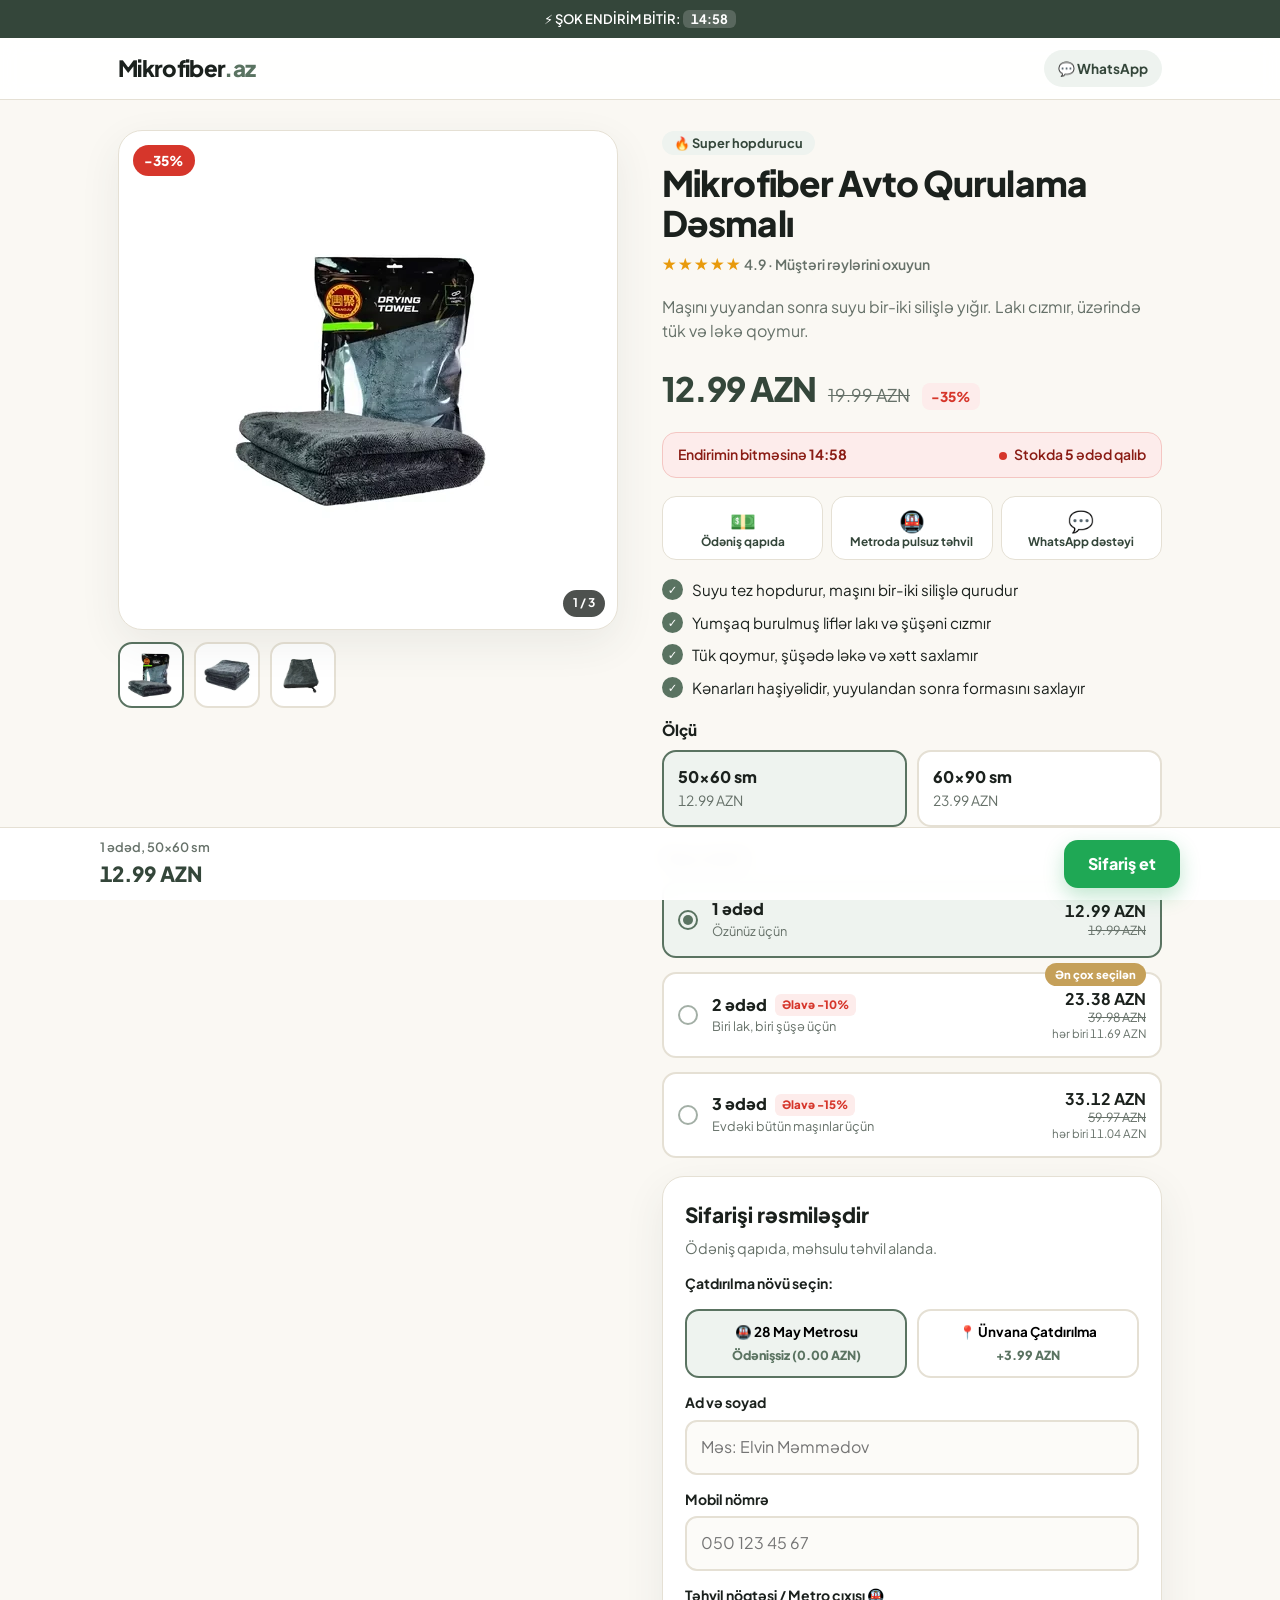
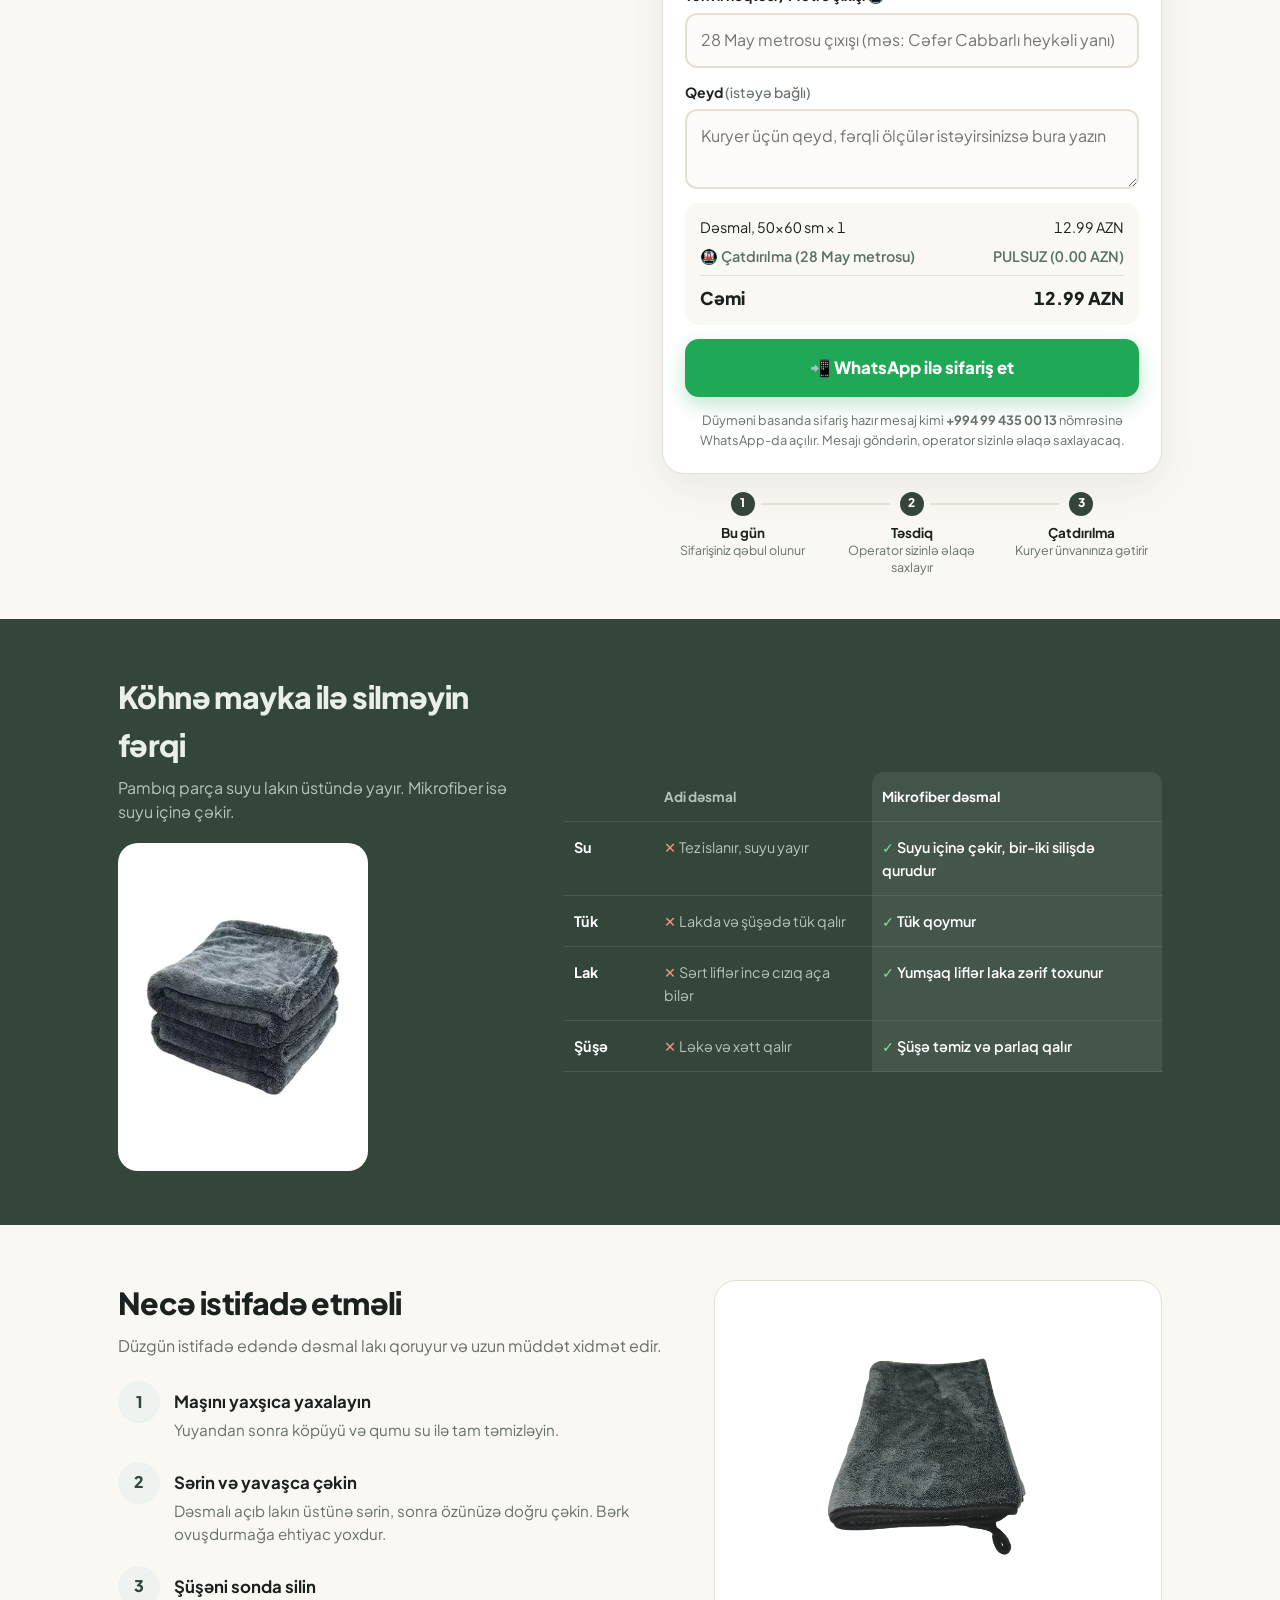
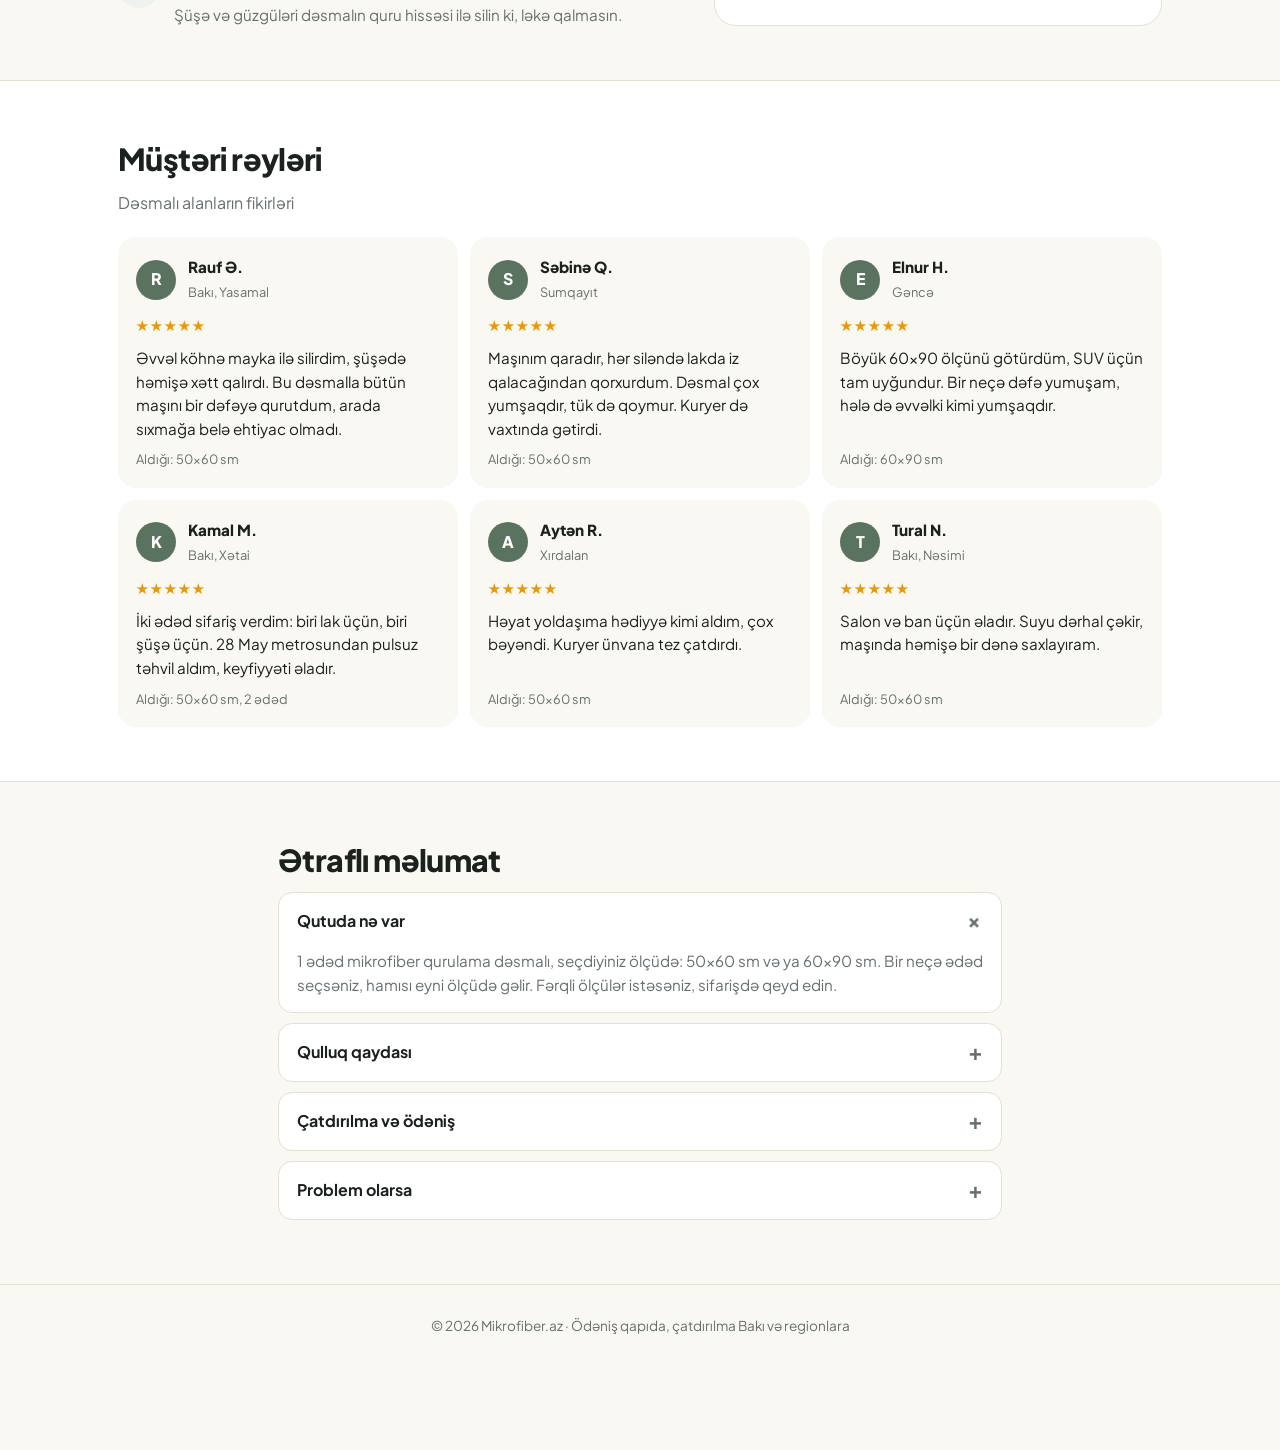
<file: seed/original.html>
<!DOCTYPE html>
<html lang="az">
<head>
<meta charset="UTF-8">
<meta name="viewport" content="width=device-width, initial-scale=1, viewport-fit=cover">
<title>Mikrofiber Avto Qurulama Dəsmalı | Mikrofiber.az</title>
<meta name="description" content="Super hopdurucu mikrofiber avto qurulama dəsmalı. Lakı cızmır, tük qoymur. Ödəniş qapıda, 28 May metrosunda pulsuz təhvil.">
<meta name="theme-color" content="#3e5243">
<link rel="preconnect" href="https://fonts.googleapis.com"><link rel="preconnect" href="https://fonts.gstatic.com" crossorigin>
<link href="https://fonts.googleapis.com/css2?family=Plus+Jakarta+Sans:wght@400;500;600;700;800&display=swap" rel="stylesheet">
<style>
:root{--cream:#faf8f3;--card:#fff;--sage:#5a7361;--sage-d:#34463a;--tint:#eef3ef;--gold:#c5a059;--ink:#1b211d;--muted:#667169;--line:#e5e0d4;--sale:#d6362b;--sale-t:#fdeceb;--wa:#1fa855;--r:16px}
*{box-sizing:border-box;margin:0;padding:0;-webkit-tap-highlight-color:transparent}
html{scroll-behavior:smooth;-webkit-text-size-adjust:100%}
body{font-family:'Plus Jakarta Sans',system-ui,-apple-system,'Segoe UI',Roboto,sans-serif;background:var(--cream);color:var(--ink);line-height:1.55;padding-bottom:calc(84px + env(safe-area-inset-bottom));overflow-x:hidden}
img{max-width:100%;display:block}a{color:var(--sage-d)}
.wrap{max-width:1080px;margin:0 auto;padding:0 18px}
:focus-visible{outline:3px solid var(--gold);outline-offset:2px}
.promo{background:var(--sage-d);color:#fff;text-align:center;font-size:.8125rem;font-weight:600;min-height:38px;display:flex;align-items:center;justify-content:center;padding:6px 12px}
#promoText{transition:opacity .35s,transform .35s}#promoText.out{opacity:0;transform:translateY(-6px)}
.promo b{background:rgba(255,255,255,.18);padding:1px 8px;border-radius:6px;font-variant-numeric:tabular-nums}
header{background:rgba(255,255,255,.92);backdrop-filter:blur(10px);border-bottom:1px solid var(--line);position:sticky;top:0;z-index:40}
.hd{display:flex;justify-content:space-between;align-items:center;padding:12px 18px}
.logo{font-weight:800;font-size:1.4rem;letter-spacing:-.03em;text-decoration:none;color:var(--ink)}.logo span{color:var(--sage)}
.call{font-size:.85rem;font-weight:700;text-decoration:none;color:var(--sage-d);background:var(--tint);padding:8px 14px;border-radius:99px}
.hero{display:grid;gap:22px;padding:22px 0 8px}
.gal{position:relative}
.g-frame{position:relative;background:#fff;border:1px solid var(--line);border-radius:24px;overflow:hidden;box-shadow:0 14px 40px rgba(52,70,58,.08)}
.g-track{display:flex;overflow-x:auto;scroll-snap-type:x mandatory;scrollbar-width:none;aspect-ratio:1/1}.g-track::-webkit-scrollbar{display:none}
.g-slide{flex:0 0 100%;scroll-snap-align:center;display:flex;align-items:center;justify-content:center;padding:22px}
.g-slide img{max-height:100%;width:auto;max-width:100%;object-fit:contain}
.g-badge{position:absolute;top:14px;left:14px;z-index:2;background:var(--sale);color:#fff;font-weight:800;font-size:.85rem;padding:5px 11px;border-radius:99px}
.g-count{position:absolute;bottom:12px;right:12px;background:rgba(27,33,29,.78);color:#fff;font-size:.75rem;font-weight:700;padding:4px 10px;border-radius:99px}
.g-thumbs{display:flex;gap:10px;margin-top:12px}
.g-thumbs button{width:66px;height:66px;padding:5px;background:#fff;border:2px solid var(--line);border-radius:14px;cursor:pointer}
.g-thumbs button.on{border-color:var(--sage)}.g-thumbs img{width:100%;height:100%;object-fit:contain}
.buy{display:flex;flex-direction:column;gap:18px;min-width:0}
.pill{align-self:flex-start;background:var(--tint);color:var(--sage-d);font-size:.8rem;font-weight:700;padding:4px 12px;border-radius:99px}
h1{font-size:clamp(1.55rem,5vw,2.2rem);line-height:1.15;letter-spacing:-.025em;font-weight:800;margin:8px 0}
.rate{font-size:.875rem;font-weight:600;color:var(--muted);text-decoration:none}.rate i{color:#e89a0c;font-style:normal;letter-spacing:1px;font-size:1rem}
.lead{color:var(--muted)}
.price{display:flex;align-items:baseline;gap:12px;flex-wrap:wrap}
.price b{font-size:2.1rem;font-weight:800;letter-spacing:-.03em;color:var(--sage-d)}.price s{color:var(--muted);font-size:1.1rem}
.price em{font-style:normal;background:var(--sale-t);color:var(--sale);font-weight:800;font-size:.85rem;padding:3px 9px;border-radius:8px}
.urg{display:flex;justify-content:space-between;gap:6px 14px;flex-wrap:wrap;background:var(--sale-t);border:1px solid #f4c6c2;color:#8a1c14;border-radius:14px;padding:11px 15px;font-size:.875rem;font-weight:600}
.urg .dot{display:inline-block;width:8px;height:8px;border-radius:50%;background:var(--sale);margin-right:7px;animation:pl 1.5s infinite}
@keyframes pl{50%{opacity:.35}}
.trust{display:grid;grid-template-columns:repeat(3,1fr);gap:8px}
.trust div{background:#fff;border:1px solid var(--line);border-radius:14px;padding:10px 6px;text-align:center;font-size:.74rem;font-weight:700;line-height:1.3;color:var(--sage-d)}.trust span{display:block;font-size:1.3rem}
.ben{list-style:none;display:grid;gap:9px}
.ben li{position:relative;padding-left:30px;font-size:.95rem}
.ben li:before{content:"✓";position:absolute;left:0;top:1px;width:21px;height:21px;border-radius:50%;background:var(--sage);color:#fff;font-size:.72rem;font-weight:800;display:grid;place-items:center}
fieldset{border:0;min-width:0}legend{font-weight:800;font-size:.95rem;margin-bottom:9px}
.rin{position:absolute;opacity:0;width:1px;height:1px}
.sizes{display:grid;grid-template-columns:1fr 1fr;gap:10px}
.sz{display:flex;flex-direction:column;padding:13px 14px;background:#fff;border:2px solid var(--line);border-radius:14px;cursor:pointer;transition:.15s}
.sz.on{border-color:var(--sage);background:var(--tint)}.sz b{font-weight:800}.sz span{font-size:.875rem;color:var(--muted);font-variant-numeric:tabular-nums}
.bund{display:grid;gap:14px;padding-top:4px}
.bd{position:relative;display:grid;grid-template-columns:22px 1fr auto;gap:12px;align-items:center;padding:14px;background:#fff;border:2px solid var(--line);border-radius:14px;cursor:pointer;transition:.15s}
.bd.on{border-color:var(--sage);background:var(--tint)}
.rad{width:20px;height:20px;border-radius:50%;border:2px solid #a3afa6;display:grid;place-items:center}.bd.on .rad{border-color:var(--sage)}.bd.on .rad:after{content:"";width:10px;height:10px;border-radius:50%;background:var(--sage)}
.bt{font-weight:800;display:flex;gap:8px;flex-wrap:wrap;align-items:center}.chip{font-size:.72rem;color:var(--sale);background:var(--sale-t);padding:2px 7px;border-radius:6px}.bn{display:block;font-size:.8rem;color:var(--muted)}
.bp{text-align:right;display:flex;flex-direction:column;align-items:flex-end;line-height:1.35;font-variant-numeric:tabular-nums}.bp s{font-size:.78rem;color:var(--muted)}.bp small{font-size:.72rem;color:var(--muted)}
.tag{position:absolute;top:-11px;right:14px;background:var(--gold);color:#fff;font-size:.7rem;font-weight:800;padding:3px 10px;border-radius:99px}
.order{background:#fff;border:1px solid var(--line);border-radius:22px;padding:22px;display:grid;gap:14px;scroll-margin-top:84px;box-shadow:0 14px 40px rgba(52,70,58,.08)}
.order h2{font-size:1.3rem;font-weight:800}.osub{color:var(--muted);font-size:.9rem;margin-top:-8px}
.dl{display:grid;grid-template-columns:1fr 1fr;gap:10px}
.del{font:inherit;border:2px solid var(--line);background:#fff;border-radius:14px;padding:11px 8px;cursor:pointer;display:flex;flex-direction:column;gap:3px;align-items:center;text-align:center;transition:.15s}
.del.on{border-color:var(--sage);background:var(--tint)}.del b{font-size:.84rem}.del span{font-size:.78rem;font-weight:800;color:var(--sage)}
.fld{display:grid;gap:6px}.fld label{font-size:.875rem;font-weight:700}.fld label span{font-weight:500;color:var(--muted)}
.fld input,.fld textarea{width:100%;font:inherit;font-size:16px;padding:13px 14px;border:2px solid var(--line);border-radius:12px;background:#fcfbf8;color:var(--ink)}
.fld input:focus,.fld textarea:focus{outline:none;border-color:var(--sage);background:#fff;box-shadow:0 0 0 4px rgba(90,115,97,.15)}
.fld.bad input{border-color:var(--sale);background:#fff7f6}.err{display:none;color:var(--sale);font-size:.8rem;font-weight:600}.fld.bad .err{display:block}
.sum{background:var(--cream);border-radius:14px;padding:13px 15px;display:grid;gap:7px;font-size:.9rem;font-variant-numeric:tabular-nums}
.sr{display:flex;justify-content:space-between;gap:12px}.sr.d{color:var(--sage);font-weight:600}.sr.t{border-top:1px solid var(--line);padding-top:9px;font-weight:800;font-size:1.1rem}
.ferr{background:var(--sale-t);color:#8a1c14;border-radius:12px;padding:10px 13px;font-size:.875rem;font-weight:600}
.go{display:inline-flex;justify-content:center;align-items:center;gap:9px;background:var(--wa);color:#fff;border:0;border-radius:14px;font:inherit;font-weight:800;font-size:1.05rem;padding:16px 20px;cursor:pointer;text-decoration:none;box-shadow:0 8px 20px rgba(31,168,85,.28);transition:.15s}
.go:hover{filter:brightness(.95);transform:translateY(-1px)}.shake{animation:sh .4s}@keyframes sh{20%,60%{transform:translateX(-6px)}40%,80%{transform:translateX(6px)}}.ferr small{display:block;font-weight:500;margin-top:3px}.go:disabled{opacity:.7;cursor:wait}
.hint{font-size:.8rem;color:var(--muted);text-align:center}.done{background:var(--tint);color:var(--sage-d);border-radius:12px;padding:10px 13px;font-size:.875rem;font-weight:600}
[hidden]{display:none!important}
.tl{list-style:none;display:grid;grid-template-columns:repeat(3,1fr);gap:8px;counter-reset:t}
.tl li{counter-increment:t;position:relative;text-align:center;font-size:.78rem;color:var(--muted);padding-top:32px;line-height:1.35}
.tl li:before{content:counter(t);position:absolute;top:0;left:50%;transform:translateX(-50%);width:24px;height:24px;border-radius:50%;background:var(--sage-d);color:#fff;font-size:.75rem;font-weight:800;display:grid;place-items:center;z-index:1}
.tl li:not(:last-child):after{content:"";position:absolute;top:11px;left:calc(50% + 18px);right:calc(-50% + 14px);height:2px;background:var(--line)}.tl b{display:block;color:var(--ink);font-size:.84rem}
.sec{padding:54px 0}.sec h2{font-size:clamp(1.4rem,4vw,1.9rem);font-weight:800;letter-spacing:-.02em;margin-bottom:8px}.sub{color:var(--muted);max-width:56ch}
.cmp{background:var(--sage-d);color:#e9efe9;margin-top:36px}.cmp .sub{color:#b5c4b8}
.cg{display:grid;gap:26px}.cph{background:#fff;border-radius:20px;padding:14px;max-width:190px;margin-top:18px}
.tw{overflow-x:auto}table{width:100%;border-collapse:separate;border-spacing:0;font-size:.9rem;min-width:480px}
th,td{padding:14px 10px;text-align:left;vertical-align:top;border-bottom:1px solid rgba(255,255,255,.1)}thead th{color:#b5c4b8;font-size:.85rem}
tbody th{color:#fff;width:15%}td.us{background:rgba(255,255,255,.08);color:#fff;font-weight:600}td.us:before{content:"✓  ";color:#7be3a1;font-weight:800}td.th{color:#b5c4b8}td.th:before{content:"✕  ";color:#f4958b;font-weight:800}
thead th.us{background:rgba(255,255,255,.08);border-radius:12px 12px 0 0;color:#fff}
.hg{display:grid;gap:26px}.steps{list-style:none;margin-top:22px;display:grid;gap:20px;counter-reset:s}
.steps li{counter-increment:s;display:grid;grid-template-columns:42px 1fr;gap:14px}.steps li:before{content:counter(s);width:42px;height:42px;border-radius:50%;background:var(--tint);color:var(--sage-d);font-weight:800;display:grid;place-items:center}
.steps h3{font-size:1.05rem;margin:8px 0 3px}.steps p{color:var(--muted);font-size:.95rem}
.hph{background:#fff;border:1px solid var(--line);border-radius:22px;padding:22px;display:grid;place-items:center}.hph img{max-height:300px;width:auto}
.rvs{background:#fff;border-block:1px solid var(--line)}
.rvg{display:grid;grid-auto-flow:column;grid-auto-columns:84%;gap:12px;overflow-x:auto;scroll-snap-type:x mandatory;margin:22px -18px 0;padding:0 18px 8px;scroll-padding:0 18px}.rvg>*{scroll-snap-align:start}
.rv{background:var(--cream);border-radius:18px;padding:18px;display:flex;flex-direction:column;gap:10px}
.rt{display:flex;gap:12px;align-items:center}.av{width:40px;height:40px;border-radius:50%;background:var(--sage);color:#fff;font-weight:800;display:grid;place-items:center;flex-shrink:0}
.rn{font-weight:800;font-size:.95rem;display:block}.rc{font-size:.8rem;color:var(--muted)}.st{color:#e89a0c;font-size:.9rem;letter-spacing:1px}.rv p{font-size:.95rem}.rm{font-size:.8rem;color:var(--muted);margin-top:auto}
.faq{max-width:760px}.faq details{background:#fff;border:1px solid var(--line);border-radius:14px;margin-bottom:10px}
.faq summary{list-style:none;cursor:pointer;padding:16px 18px;font-weight:700;display:flex;justify-content:space-between;gap:12px}.faq summary::-webkit-details-marker{display:none}
.faq summary:after{content:"+";font-size:1.4rem;line-height:1;color:var(--muted);transition:.2s}.faq details[open] summary:after{transform:rotate(45deg)}.faq p{padding:0 18px 16px;color:var(--muted);font-size:.95rem}
footer{padding:30px 18px;text-align:center;font-size:.85rem;color:var(--muted);border-top:1px solid var(--line)}
.sticky{position:fixed;left:0;right:0;bottom:0;z-index:50;background:rgba(255,255,255,.96);backdrop-filter:blur(10px);border-top:1px solid var(--line);padding:10px 16px calc(10px + env(safe-area-inset-bottom));transition:transform .25s}
.sticky.hide{transform:translateY(110%)}.si{max-width:1080px;margin:0 auto;display:flex;justify-content:space-between;align-items:center;gap:12px}
.sd{display:block;font-size:.8rem;color:var(--muted);font-weight:600}.stt{display:block;font-size:1.3rem;font-weight:800;color:var(--sage-d);font-variant-numeric:tabular-nums}.sm{padding:12px 24px;font-size:1rem}
.toast{position:fixed;left:14px;bottom:calc(92px + env(safe-area-inset-bottom));max-width:calc(100% - 28px);background:rgba(27,33,29,.94);color:#fff;padding:10px 14px;border-radius:14px;font-size:.82rem;display:flex;gap:10px;opacity:0;transform:translateY(16px);transition:.35s;z-index:45;pointer-events:none}.toast.show{opacity:1;transform:none}
@media(min-width:600px){.rvg{grid-auto-flow:row;grid-auto-columns:auto;grid-template-columns:repeat(2,1fr);overflow:visible;margin:22px 0 0;padding:0}}
@media(min-width:900px){.hero{grid-template-columns:1fr 1fr;gap:44px;align-items:start;padding-top:30px}.gal{position:sticky;top:84px}.cg{grid-template-columns:.8fr 1.2fr;align-items:center;gap:48px}.hg{grid-template-columns:1.1fr .9fr;align-items:center;gap:48px}.rvg{grid-template-columns:repeat(3,1fr)}.cph{max-width:250px}}
@media(max-width:600px){.wrap{padding:0 14px}.hd{padding:10px 14px}.trust div{font-size:.7rem;padding:9px 4px}.order{padding:16px;border-radius:18px}.sec{padding:38px 0}.price b{font-size:1.8rem}.logo{font-size:1.25rem}}
@media(prefers-reduced-motion:reduce){*{animation:none!important;transition:none!important;scroll-behavior:auto!important}}
</style>
</head>
<body>
<div class="promo" role="status"><span id="promoText"></span></div>
<header><div class="hd wrap"><a class="logo" href="#">Mikrofiber<span>.az</span></a><a class="call" href="https://wa.me/994994350013">💬 WhatsApp</a></div></header>
<main class="wrap">
<section class="hero">
  <div class="gal">
    <div class="g-frame">
      <span class="g-badge" id="gBadge">-35%</span>
      <div class="g-track" id="gTrack" tabindex="0" aria-label="Məhsul şəkilləri, sürüşdürün">
        <figure class="g-slide"><img src="[data-uri]" alt="Mikrofiber qurulama dəsmalı qablaşdırması ilə" width="300" height="300"></figure>
        <figure class="g-slide"><img data-g="1" src="[data-uri]" alt="Üst-üstə qatlanmış iki boz mikrofiber dəsmal" width="300" height="300"></figure>
        <figure class="g-slide"><img data-g="2" src="[data-uri]" alt="Asma ilməyi olan boz mikrofiber dəsmal" width="433" height="577"></figure>
      </div>
      <span class="g-count" id="gCount">1 / 2</span>
    </div>
    <div class="g-thumbs" id="gThumbs"></div>
  </div>
  <div class="buy">
    <div>
      <span class="pill">🔥 Super hopdurucu</span>
      <h1>Mikrofiber Avto Qurulama Dəsmalı</h1>
      <a class="rate" href="#reyler"><i>★★★★★</i> 4.9 · Müştəri rəylərini oxuyun</a>
    </div>
    <p class="lead">Maşını yuyandan sonra suyu bir-iki silişlə yığır. Lakı cızmır, üzərində tük və ləkə qoymur.</p>
    <div class="price"><b id="pNow">12.99 AZN</b><s id="pOld">19.99 AZN</s><em id="pOff">-35%</em></div>
    <div class="urg"><span>Endirimin bitməsinə <b id="timer">15:00</b></span><span><i class="dot"></i>Stokda <b>5</b> ədəd qalıb</span></div>
    <div class="trust"><div><span>💵</span>Ödəniş qapıda</div><div><span>🚇</span>Metroda pulsuz təhvil</div><div><span>💬</span>WhatsApp dəstəyi</div></div>
    <ul class="ben">
      <li>Suyu tez hopdurur, maşını bir-iki silişlə qurudur</li>
      <li>Yumşaq burulmuş liflər lakı və şüşəni cızmır</li>
      <li>Tük qoymur, şüşədə ləkə və xətt saxlamır</li>
      <li>Kənarları haşiyəlidir, yuyulandan sonra formasını saxlayır</li>
    </ul>
    <fieldset><legend>Ölçü</legend><div class="sizes" id="sizes"></div></fieldset>
    <fieldset><legend>Neçə ədəd?</legend><div class="bund" id="bund"></div></fieldset>

    <form class="order" id="sifaris" action="https://api.whatsapp.com/send" method="get" target="_blank" rel="noopener" novalidate>
      <input type="hidden" name="phone" value="994994350013"><input type="hidden" name="text" id="waText" value="Salam! Sifariş vermək istəyirəm.">
      <h2>Sifarişi rəsmiləşdir</h2>
      <p class="osub">Ödəniş qapıda, məhsulu təhvil alanda.</p>
      <b style="font-size:.875rem">Çatdırılma növü seçin:</b>
      <div class="dl">
        <button type="button" class="del on" id="dMetro"><b>🚇 28 May Metrosu</b><span>Ödənişsiz (0.00 AZN)</span></button>
        <button type="button" class="del" id="dAddr"><b>📍 Ünvana Çatdırılma</b><span>+3.99 AZN</span></button>
      </div>
      <div class="fld" id="fName"><label for="inName">Ad və soyad</label><input id="inName" autocomplete="name" placeholder="Məs: Elvin Məmmədov"><span class="err">Ad və soyadı yazın (ən azı 3 hərf)</span></div>
      <div class="fld" id="fPhone"><label for="inPhone">Mobil nömrə</label><input id="inPhone" type="tel" inputmode="tel" autocomplete="tel" placeholder="050 123 45 67"><span class="err">Nömrəni düzgün yazın, məs: 050 123 45 67</span></div>
      <div class="fld" id="fAddr"><label for="inAddr" id="addrLabel">Təhvil nöqtəsi / Metro çıxışı 🚇</label><input id="inAddr" autocomplete="street-address"><span class="err">Ünvanı dəqiq yazın, məs: Bakı, Nizami küç. 12</span></div>
      <div class="fld"><label for="inNote">Qeyd <span>(istəyə bağlı)</span></label><textarea id="inNote" rows="2" placeholder="Kuryer üçün qeyd, fərqli ölçülər istəyirsinizsə bura yazın"></textarea></div>
      <div class="sum" id="sum" aria-live="polite"></div>
      <div class="ferr" id="ferr" role="alert" hidden>Qırmızı xanaları düzəldin, sonra yenidən basın.</div>
      <button type="submit" class="go" id="submitBtn">📲 WhatsApp ilə sifariş et</button>
      <p class="hint">Düyməni basanda sifariş hazır mesaj kimi <b>+994 99 435 00 13</b> nömrəsinə WhatsApp-da açılır. Mesajı göndərin, operator sizinlə əlaqə saxlayacaq.</p>
      <div class="done" id="done" role="status" hidden>WhatsApp açıldı. Mesajı göndərməyi unutmayın, sifariş ondan sonra qəbul olunur.<br>Açılmadısa: <a id="waLink" href="#" target="_blank" rel="noopener"><b>bura basın</b></a> və ya <a href="#" id="copyMsg"><b>mesajı kopyalayın</b></a>.</div>
    </form>
    <ol class="tl"><li><b>Bu gün</b>Sifarişiniz qəbul olunur</li><li><b>Təsdiq</b>Operator sizinlə əlaqə saxlayır</li><li><b>Çatdırılma</b>Kuryer ünvanınıza gətirir</li></ol>
  </div>
</section>
</main>

<section class="sec cmp"><div class="wrap cg">
  <div><h2>Köhnə mayka ilə silməyin fərqi</h2><p class="sub">Pambıq parça suyu lakın üstündə yayır. Mikrofiber isə suyu içinə çəkir.</p>
  <figure class="cph"><img data-c="1" alt="Mikrofiber dəsmalın burulmuş lifləri yaxından" width="300" height="300"></figure></div>
  <div class="tw"><table>
    <thead><tr><th><span style="position:absolute;left:-9999px">Nə ilə müqayisə</span></th><th>Adi dəsmal</th><th class="us">Mikrofiber dəsmal</th></tr></thead>
    <tbody>
      <tr><th>Su</th><td class="th">Tez islanır, suyu yayır</td><td class="us">Suyu içinə çəkir, bir-iki silişdə qurudur</td></tr>
      <tr><th>Tük</th><td class="th">Lakda və şüşədə tük qalır</td><td class="us">Tük qoymur</td></tr>
      <tr><th>Lak</th><td class="th">Sərt liflər incə cızıq aça bilər</td><td class="us">Yumşaq liflər laka zərif toxunur</td></tr>
      <tr><th>Şüşə</th><td class="th">Ləkə və xətt qalır</td><td class="us">Şüşə təmiz və parlaq qalır</td></tr>
    </tbody></table></div>
</div></section>

<section class="sec"><div class="wrap hg">
  <div><h2>Necə istifadə etməli</h2><p class="sub">Düzgün istifadə edəndə dəsmal lakı qoruyur və uzun müddət xidmət edir.</p>
  <ol class="steps">
    <li><div><h3>Maşını yaxşıca yaxalayın</h3><p>Yuyandan sonra köpüyü və qumu su ilə tam təmizləyin.</p></div></li>
    <li><div><h3>Sərin və yavaşca çəkin</h3><p>Dəsmalı açıb lakın üstünə sərin, sonra özünüzə doğru çəkin. Bərk ovuşdurmağa ehtiyac yoxdur.</p></div></li>
    <li><div><h3>Şüşəni sonda silin</h3><p>Şüşə və güzgüləri dəsmalın quru hissəsi ilə silin ki, ləkə qalmasın.</p></div></li>
  </ol></div>
  <figure class="hph"><img data-c="2" alt="Asma ilməyi olan mikrofiber dəsmal" width="433" height="577"></figure>
</div></section>

<section class="sec rvs" id="reyler"><div class="wrap"><h2>Müştəri rəyləri</h2><p class="sub">Dəsmalı alanların fikirləri</p><div class="rvg" id="rvg"></div></div></section>

<section class="sec"><div class="wrap faq"><h2>Ətraflı məlumat</h2>
  <details open><summary>Qutuda nə var</summary><p>1 ədəd mikrofiber qurulama dəsmalı, seçdiyiniz ölçüdə: 50×60 sm və ya 60×90 sm. Bir neçə ədəd seçsəniz, hamısı eyni ölçüdə gəlir. Fərqli ölçülər istəsəniz, sifarişdə qeyd edin.</p></details>
  <details><summary>Qulluq qaydası</summary><p>40°C-dən isti olmayan suda, digər paltarlardan ayrı yuyun. Yumşaldıcı istifadə etməyin, çünki liflərin suyu hopdurmasını zəiflədir. Açıq havada qurudun və ütüləməyin.</p></details>
  <details><summary>Çatdırılma və ödəniş</summary><p>28 May metrosunda təhvil ödənişsizdir, ünvana çatdırılma +3.99 AZN-dir. Ödənişi məhsulu təhvil alanda, qapıda edirsiniz.</p></details>
  <details><summary>Problem olarsa</summary><p>Məhsulla bağlı hər hansı problem olarsa, WhatsApp-da bizə yazın: <a href="https://wa.me/994994350013">+994 99 435 00 13</a></p></details>
</div></section>

<footer>© 2026 Mikrofiber.az · Ödəniş qapıda, çatdırılma Bakı və regionlara</footer>

<div class="sticky" id="sticky"><div class="si"><div><span class="sd" id="sd"></span><span class="stt" id="stt"></span></div><a href="#sifaris" class="go sm" id="sbtn">Sifariş et</a></div></div>
<div class="toast" id="toast"><span>🛍️</span><span id="toastMsg"></span></div>

<script>
const $=id=>document.getElementById(id),fmt=n=>n.toFixed(2)+' AZN',r2=n=>Math.round(n*100)/100,WA='994994350013';
const SIZES=[{l:'50×60 sm',p:12.99,o:19.99},{l:'60×90 sm',p:23.99,o:39.99}];
const BUNDLES=[{q:1,off:0,t:'1 ədəd',n:'Özünüz üçün'},{q:2,off:10,t:'2 ədəd',n:'Biri lak, biri şüşə üçün',tag:'Ən çox seçilən'},{q:3,off:15,t:'3 ədəd',n:'Evdəki bütün maşınlar üçün'}];
const REVIEWS=[
['Rauf Ə.','Bakı, Yasamal','50×60 sm','Əvvəl köhnə mayka ilə silirdim, şüşədə həmişə xətt qalırdı. Bu dəsmalla bütün maşını bir dəfəyə qurutdum, arada sıxmağa belə ehtiyac olmadı.'],
['Səbinə Q.','Sumqayıt','50×60 sm','Maşınım qaradır, hər siləndə lakda iz qalacağından qorxurdum. Dəsmal çox yumşaqdır, tük də qoymur. Kuryer də vaxtında gətirdi.'],
['Elnur H.','Gəncə','60×90 sm','Böyük 60x90 ölçünü götürdüm, SUV üçün tam uyğundur. Bir neçə dəfə yumuşam, hələ də əvvəlki kimi yumşaqdır.'],
['Kamal M.','Bakı, Xətai','50×60 sm, 2 ədəd','İki ədəd sifariş verdim: biri lak üçün, biri şüşə üçün. 28 May metrosundan pulsuz təhvil aldım, keyfiyyəti əladır.'],
['Aytən R.','Xırdalan','50×60 sm','Həyat yoldaşıma hədiyyə kimi aldım, çox bəyəndi. Kuryer ünvana tez çatdırdı.'],
['Tural N.','Bakı, Nəsimi','50×60 sm','Salon və ban üçün əladır. Suyu dərhal çəkir, maşında həmişə bir dənə saxlayıram.']];
const LBL={fName:'Ad və soyad',fPhone:'Mobil nömrə',fAddr:'Təhvil nöqtəsi / ünvan'};
const RULES={fName:()=>/\S.*\S.*\S/.test($('inName').value.trim()),fPhone:()=>/^(?:994|0)?(10|50|51|55|60|70|77|99)\d{7}$/.test($('inPhone').value.replace(/[\s\-()+]/g,'')),fAddr:()=>$('inAddr').value.trim().length>=3};
function validate(){return Object.keys(RULES).filter(k=>{const ok=RULES[k]();$(k).classList.toggle('bad',!ok);return !ok})}
const st={s:SIZES[0],b:BUNDLES[0],fee:0};
const calc=(s,b,fee)=>{const sub=r2(s.p*b.q),disc=r2(sub*b.off/100),items=r2(sub-disc);return{sub,disc,items,total:r2(items+fee),old:r2(s.o*b.q),each:items/b.q}};

// top bar: cycles; countdown + viewers stay live
let end=Date.now()+9e5,viewers=24,pi=0;
const left=()=>{let l=Math.max(0,Math.round((end-Date.now())/1000));if(!l){end=Date.now()+9e5;l=900}return String(l/60|0).padStart(2,'0')+':'+String(l%60).padStart(2,'0')};
const PROMOS=[()=>`⚡ ŞOK ENDİRİM BİTİR: <b>${left()}</b>`,()=>`👀 Hazırda <b>${viewers}</b> nəfər baxır`,()=>'💵 Ödəniş qapıda, məhsulu təhvil alanda',()=>'🚇 28 May metrosunda pulsuz təhvil',()=>'🎁 2 ədəd alana əlavə 10% endirim',()=>'💬 Sualınız var? WhatsApp-da yazın'];
const paint=()=>{$('promoText').innerHTML=PROMOS[pi]();$('timer').textContent=left()};
setInterval(paint,1000);
setInterval(()=>{const e=$('promoText');e.classList.add('out');setTimeout(()=>{pi=(pi+1)%PROMOS.length;paint();e.classList.remove('out')},350)},3500);
setInterval(()=>{viewers=Math.min(34,Math.max(18,viewers+Math.round(Math.random()*4-2)))},5000);

function build(){
  $('sizes').innerHTML=SIZES.map((s,i)=>`<label class="sz"><input class="rin" type="radio" name="size" value="${i}"><b>${s.l}</b><span>${fmt(s.p)}</span></label>`).join('');
  $('bund').innerHTML=BUNDLES.map((b,i)=>`<label class="bd">${b.tag?`<span class="tag">${b.tag}</span>`:''}<input class="rin" type="radio" name="bundle" value="${i}"><span class="rad"></span><span><span class="bt">${b.t}${b.off?`<span class="chip">Əlavə -${b.off}%</span>`:''}</span><span class="bn">${b.n}</span></span><span class="bp"><b></b><s></s><small></small></span></label>`).join('');
  document.querySelectorAll('[name=size]').forEach(e=>e.onchange=()=>{st.s=SIZES[+e.value];upd()});
  document.querySelectorAll('[name=bundle]').forEach(e=>e.onchange=()=>{st.b=BUNDLES[+e.value];upd()});
  $('rvg').innerHTML=REVIEWS.map(r=>`<article class="rv"><div class="rt"><span class="av">${r[0][0]}</span><div><span class="rn">${r[0]}</span><span class="rc">${r[1]}</span></div></div><span class="st">★★★★★</span><p>${r[3]}</p><span class="rm">Aldığı: ${r[2]}</span></article>`).join('');
}
function upd(){
  const{s,b,fee}=st,c=calc(s,b,fee),pct=Math.round((1-s.p/s.o)*100);
  document.querySelectorAll('.sz').forEach((e,i)=>{const on=SIZES[i]===s;e.classList.toggle('on',on);e.querySelector('input').checked=on});
  document.querySelectorAll('.bd').forEach((e,i)=>{const x=BUNDLES[i],k=calc(s,x,fee),on=x===b;e.classList.toggle('on',on);e.querySelector('input').checked=on;e.querySelector('.bp b').textContent=fmt(k.items);e.querySelector('s').textContent=fmt(k.old);e.querySelector('small').textContent=x.q>1?'hər biri '+fmt(k.each):''});
  $('pNow').textContent=fmt(s.p);$('pOld').textContent=fmt(s.o);$('pOff').textContent=$('gBadge').textContent='-'+pct+'%';
  $('sum').innerHTML=`<div class="sr"><span>Dəsmal, ${s.l} × ${b.q}</span><span>${fmt(c.sub)}</span></div>${c.disc?`<div class="sr d"><span>Paket endirimi (-${b.off}%)</span><span>−${fmt(c.disc)}</span></div>`:''}<div class="sr d"><span>${fee?'📍 Çatdırılma (Ünvana kuryer)':'🚇 Çatdırılma (28 May metrosu)'}</span><span>${fee?'+3.99 AZN':'PULSUZ (0.00 AZN)'}</span></div><div class="sr t"><span>Cəmi</span><span>${fmt(c.total)}</span></div>`;
  $('sd').textContent=b.q+' ədəd, '+s.l;$('stt').textContent=fmt(c.total);
}
function setDel(metro){
  st.fee=metro?0:3.99;$('dMetro').classList.toggle('on',metro);$('dAddr').classList.toggle('on',!metro);
  $('addrLabel').textContent=metro?'Təhvil nöqtəsi / Metro çıxışı 🚇':'Dəqiq çatdırılma ünvanı 📍';
  $('inAddr').placeholder=metro?'28 May metrosu çıxışı (məs: Cəfər Cabbarlı heykəli yanı)':'Şəhər, küçə, bina/ev/mənzil';upd();
}
$('dMetro').onclick=()=>setDel(true);$('dAddr').onclick=()=>setDel(false);

$('sifaris').addEventListener('submit',e=>{
  try{
  const name=$('inName').value.trim(),phone=$('inPhone').value.trim(),addr=$('inAddr').value.trim(),note=$('inNote').value.trim()||'Xüsusi qeyd yoxdur';
  const bad=validate();
  if(bad.length){
    $('ferr').innerHTML='Qırmızı xanaları düzəldin, sonra yenidən basın.<br><small>Səhv olan xanalar: '+bad.map(k=>LBL[k]).join(', ')+'</small>';
    $('ferr').hidden=false;$('ferr').classList.remove('shake');void $('ferr').offsetWidth;$('ferr').classList.add('shake');
    const f=$(bad[0]);f.scrollIntoView({behavior:'smooth',block:'center'});setTimeout(()=>f.querySelector('input').focus({preventScroll:true}),350);e.preventDefault();return;
  }
  $('ferr').hidden=true;
  const{s,b,fee}=st,c=calc(s,b,fee);
  const msg=`🔥 *YENİ SİFARİŞ VAR!* 🔥\n\n👤 *Müştəri:* ${name}\n📱 *Nömrə:* ${phone}\n\n📦 *Məhsul:* Mikrofiber Avto Qurulama Dəsmalı\n📏 *Ölçü:* ${s.l}\n🔢 *Say:* ${b.q} ədəd${b.off?` (paket endirimi -${b.off}%)`:''}\n🚚 *Çatdırılma:* ${fee?'Ünvana çatdırılma (+3.99 AZN)':'28 May metrosu (Ödənişsiz / 0 AZN)'}\n💵 *Yekun Məbləğ:* ${fmt(c.total)}\n📍 *Ünvan/Təhvil yeri:* ${addr}\n📝 *Qeyd:* ${note}\n\n🚀 _Mikrofiber.az səhifəsindən göndərildi_`;
  if(typeof fbq==='function')fbq('track','Lead',{value:c.total,currency:'AZN'});
  const url=`https://api.whatsapp.com/send?phone=${WA}&text=${encodeURIComponent(msg)}`;
  $('waText').value=msg;            // the form itself now opens WhatsApp (native submit, not blocked as a pop-up)
  $('waLink').href=url;$('done').hidden=false;
  $('copyMsg').onclick=ev=>{ev.preventDefault();(navigator.clipboard?navigator.clipboard.writeText(msg):Promise.reject()).then(()=>toast2('Mesaj kopyalandı ✅'),()=>toast2('Kopyalamaq alınmadı'))};
  }catch(err){console.error(err)}   // even if something fails, the form still opens WhatsApp
});
['fName','fPhone','fAddr'].forEach(k=>{const i=$(k).querySelector('input');
  i.addEventListener('input',()=>{if($(k).classList.contains('bad')&&RULES[k]()){$(k).classList.remove('bad');if(!document.querySelector('.fld.bad'))$('ferr').hidden=true}});
  i.addEventListener('blur',()=>{if(i.value.trim())$(k).classList.toggle('bad',!RULES[k]())})});

// sticky bar
new IntersectionObserver(([x])=>$('sticky').classList.toggle('hide',x.isIntersecting),{threshold:.15}).observe($('sifaris'));
$('sbtn').onclick=e=>{e.preventDefault();$('sifaris').scrollIntoView({behavior:'smooth',block:'start'});setTimeout(()=>$('inName').focus({preventScroll:true}),450)};

// gallery + reuse the same images lower on the page
const gi=[...document.querySelectorAll('.g-slide img')];
document.querySelectorAll('img[data-c]').forEach(i=>{const idx=Math.min(+i.dataset.c,gi.length-1);if(gi[idx])i.src=gi[idx].src;});
const tr=$('gTrack'),th=gi.map((im,i)=>{const b=document.createElement('button');b.type='button';b.setAttribute('aria-label','Şəkil '+(i+1));const c=im.cloneNode();c.alt='';b.append(c);b.onclick=()=>tr.scrollTo({left:i*tr.clientWidth,behavior:'smooth'});$('gThumbs').append(b);return b});
const sync=()=>{const i=Math.round(tr.scrollLeft/tr.clientWidth);th.forEach((t,n)=>t.classList.toggle('on',n===i));$('gCount').textContent=(i+1)+' / '+gi.length};
tr.addEventListener('scroll',sync,{passive:true});sync();

// live order toast
const BUY=['Elçin M. (Bakı)','Orxan K. (Sumqayıt)','Tural Q. (Gəncə)','Murad A. (Yasamal)','Cavid S. (Xətai)'],ITM=['Mikrofiber Dəsmal (50×60 sm)','Mikrofiber Dəsmal (60×90 sm)'];
function toast2(t){$('toastMsg').textContent=t;const e=$('toast');e.classList.add('show');setTimeout(()=>e.classList.remove('show'),2200)}
function toast(){$('toastMsg').textContent=`${BUY[Math.random()*BUY.length|0]} indicə "${ITM[Math.random()*ITM.length|0]}" sifariş verdi!`;const t=$('toast');t.classList.add('show');setTimeout(()=>t.classList.remove('show'),4000)}
setInterval(toast,13000);setTimeout(toast,3000);

build();setDel(true);paint();
</script>
</body>
</html>
</file>
